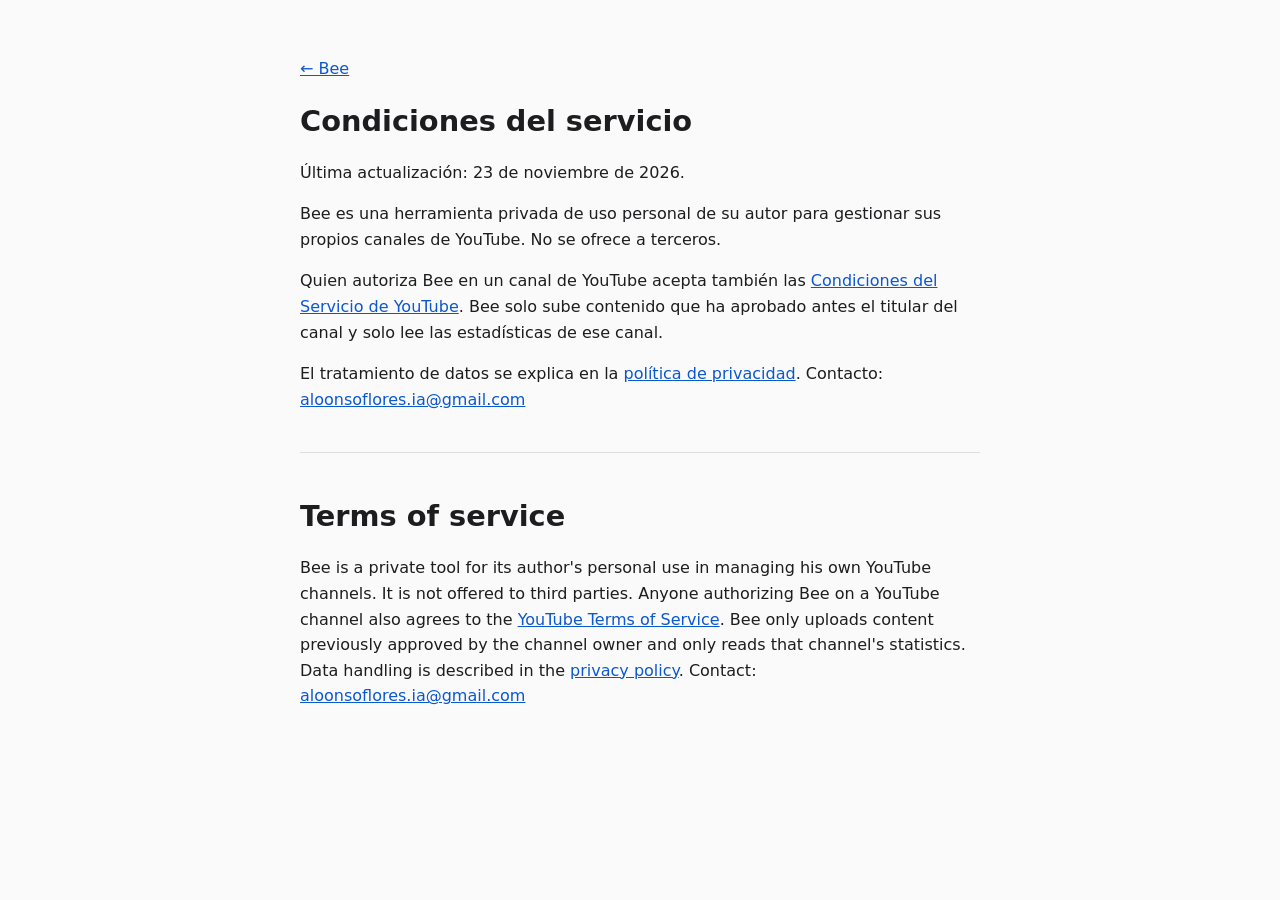
<file: condiciones.html>
<!doctype html>
<html lang="es">
<head>
<meta charset="utf-8">
<meta name="viewport" content="width=device-width, initial-scale=1">
<title>Bee · Condiciones del servicio</title>
<link rel="stylesheet" href="estilo.css">
</head>
<body>
<main>
  <p><a href="./">← Bee</a></p>
  <h1>Condiciones del servicio</h1>
  <p>Última actualización: 23 de noviembre de 2026.</p>
  <p>Bee es una herramienta privada de uso personal de su autor para gestionar sus propios canales de YouTube. No se ofrece a terceros.</p>
  <p>Quien autoriza Bee en un canal de YouTube acepta también las <a href="https://www.youtube.com/t/terms">Condiciones del Servicio de YouTube</a>. Bee solo sube contenido que ha aprobado antes el titular del canal y solo lee las estadísticas de ese canal.</p>
  <p>El tratamiento de datos se explica en la <a href="privacidad.html">política de privacidad</a>. Contacto: <a href="mailto:aloonsoflores.ia@gmail.com">aloonsoflores.ia@gmail.com</a></p>

  <hr>
  <section id="en" lang="en">
  <h1>Terms of service</h1>
  <p>Bee is a private tool for its author's personal use in managing his own YouTube channels. It is not offered to third parties. Anyone authorizing Bee on a YouTube channel also agrees to the <a href="https://www.youtube.com/t/terms">YouTube Terms of Service</a>. Bee only uploads content previously approved by the channel owner and only reads that channel's statistics. Data handling is described in the <a href="privacidad.html#en">privacy policy</a>. Contact: <a href="mailto:aloonsoflores.ia@gmail.com">aloonsoflores.ia@gmail.com</a></p>
  </section>
</main>
</body>
</html>
</file>
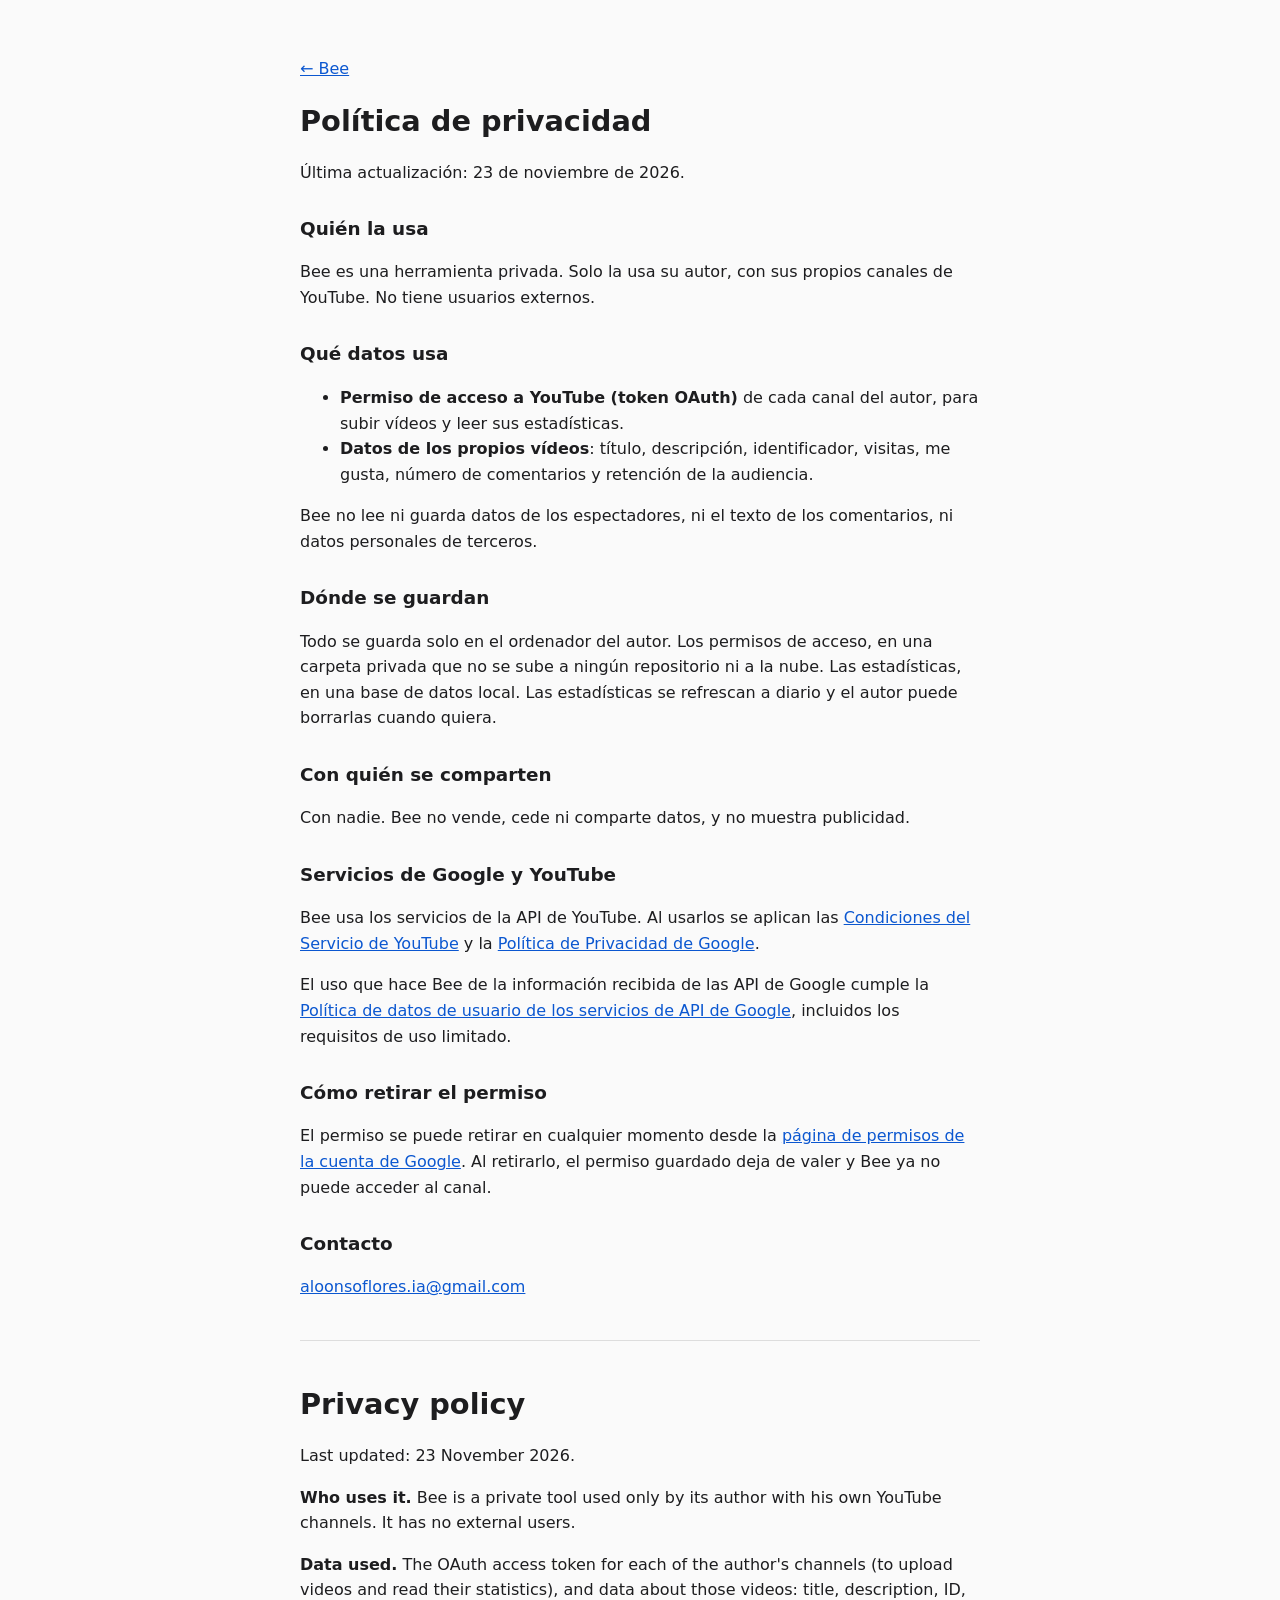
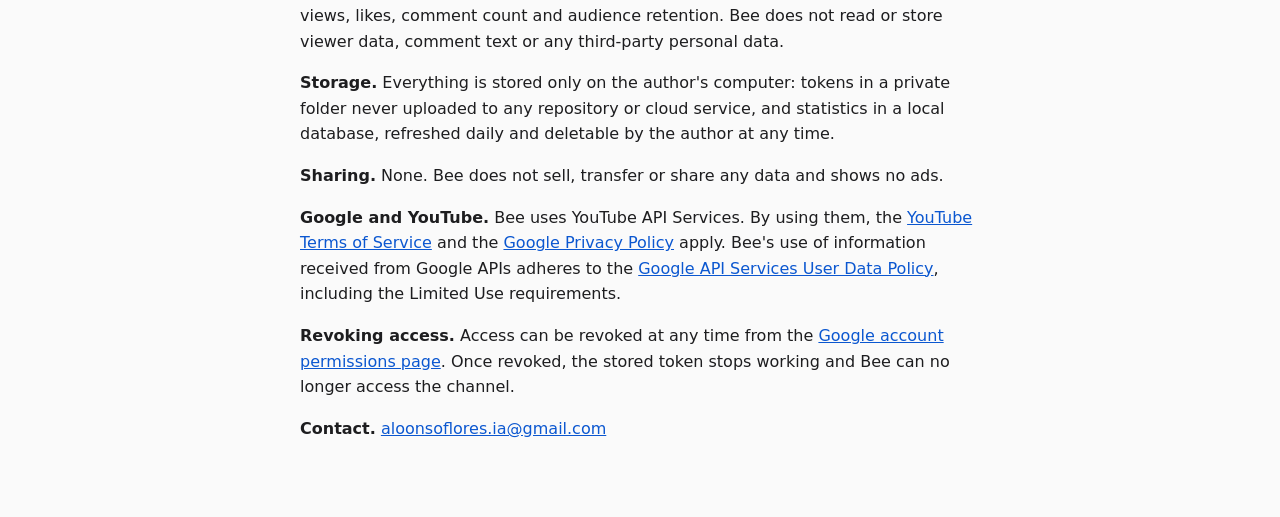
<file: privacidad.html>
<!doctype html>
<html lang="es">
<head>
<meta charset="utf-8">
<meta name="viewport" content="width=device-width, initial-scale=1">
<title>Bee · Política de privacidad</title>
<link rel="stylesheet" href="estilo.css">
</head>
<body>
<main>
  <p><a href="./">← Bee</a></p>
  <h1>Política de privacidad</h1>
  <p>Última actualización: 23 de noviembre de 2026.</p>

  <h2>Quién la usa</h2>
  <p>Bee es una herramienta privada. Solo la usa su autor, con sus propios canales de YouTube. No tiene usuarios externos.</p>

  <h2>Qué datos usa</h2>
  <ul>
    <li><strong>Permiso de acceso a YouTube (token OAuth)</strong> de cada canal del autor, para subir vídeos y leer sus estadísticas.</li>
    <li><strong>Datos de los propios vídeos</strong>: título, descripción, identificador, visitas, me gusta, número de comentarios y retención de la audiencia.</li>
  </ul>
  <p>Bee no lee ni guarda datos de los espectadores, ni el texto de los comentarios, ni datos personales de terceros.</p>

  <h2>Dónde se guardan</h2>
  <p>Todo se guarda solo en el ordenador del autor. Los permisos de acceso, en una carpeta privada que no se sube a ningún repositorio ni a la nube. Las estadísticas, en una base de datos local. Las estadísticas se refrescan a diario y el autor puede borrarlas cuando quiera.</p>

  <h2>Con quién se comparten</h2>
  <p>Con nadie. Bee no vende, cede ni comparte datos, y no muestra publicidad.</p>

  <h2>Servicios de Google y YouTube</h2>
  <p>Bee usa los servicios de la API de YouTube. Al usarlos se aplican las <a href="https://www.youtube.com/t/terms">Condiciones del Servicio de YouTube</a> y la <a href="https://policies.google.com/privacy">Política de Privacidad de Google</a>.</p>
  <p>El uso que hace Bee de la información recibida de las API de Google cumple la <a href="https://developers.google.com/terms/api-services-user-data-policy">Política de datos de usuario de los servicios de API de Google</a>, incluidos los requisitos de uso limitado.</p>

  <h2>Cómo retirar el permiso</h2>
  <p>El permiso se puede retirar en cualquier momento desde la <a href="https://security.google.com/settings/security/permissions">página de permisos de la cuenta de Google</a>. Al retirarlo, el permiso guardado deja de valer y Bee ya no puede acceder al canal.</p>

  <h2>Contacto</h2>
  <p><a href="mailto:aloonsoflores.ia@gmail.com">aloonsoflores.ia@gmail.com</a></p>

  <hr>
  <section id="en" lang="en">
  <h1>Privacy policy</h1>
  <p>Last updated: 23 November 2026.</p>
  <p><strong>Who uses it.</strong> Bee is a private tool used only by its author with his own YouTube channels. It has no external users.</p>
  <p><strong>Data used.</strong> The OAuth access token for each of the author's channels (to upload videos and read their statistics), and data about those videos: title, description, ID, views, likes, comment count and audience retention. Bee does not read or store viewer data, comment text or any third-party personal data.</p>
  <p><strong>Storage.</strong> Everything is stored only on the author's computer: tokens in a private folder never uploaded to any repository or cloud service, and statistics in a local database, refreshed daily and deletable by the author at any time.</p>
  <p><strong>Sharing.</strong> None. Bee does not sell, transfer or share any data and shows no ads.</p>
  <p><strong>Google and YouTube.</strong> Bee uses YouTube API Services. By using them, the <a href="https://www.youtube.com/t/terms">YouTube Terms of Service</a> and the <a href="https://policies.google.com/privacy">Google Privacy Policy</a> apply. Bee's use of information received from Google APIs adheres to the <a href="https://developers.google.com/terms/api-services-user-data-policy">Google API Services User Data Policy</a>, including the Limited Use requirements.</p>
  <p><strong>Revoking access.</strong> Access can be revoked at any time from the <a href="https://security.google.com/settings/security/permissions">Google account permissions page</a>. Once revoked, the stored token stops working and Bee can no longer access the channel.</p>
  <p><strong>Contact.</strong> <a href="mailto:aloonsoflores.ia@gmail.com">aloonsoflores.ia@gmail.com</a></p>
  </section>
</main>
</body>
</html>
</file>
<file: estilo.css>
body { margin: 0; font: 16px/1.6 system-ui, -apple-system, "Segoe UI", sans-serif; color: #1d1d1f; background: #fafafa; }
main { max-width: 680px; margin: 0 auto; padding: 40px 20px 60px; }
h1 { font-size: 1.8rem; margin: 0 0 .5rem; }
h2 { font-size: 1.15rem; margin: 1.8rem 0 .4rem; }
a { color: #0b57d0; }
hr { border: 0; border-top: 1px solid #ddd; margin: 2.5rem 0; }
.yt img { display:block; width:320px; height:auto; }
</file>
